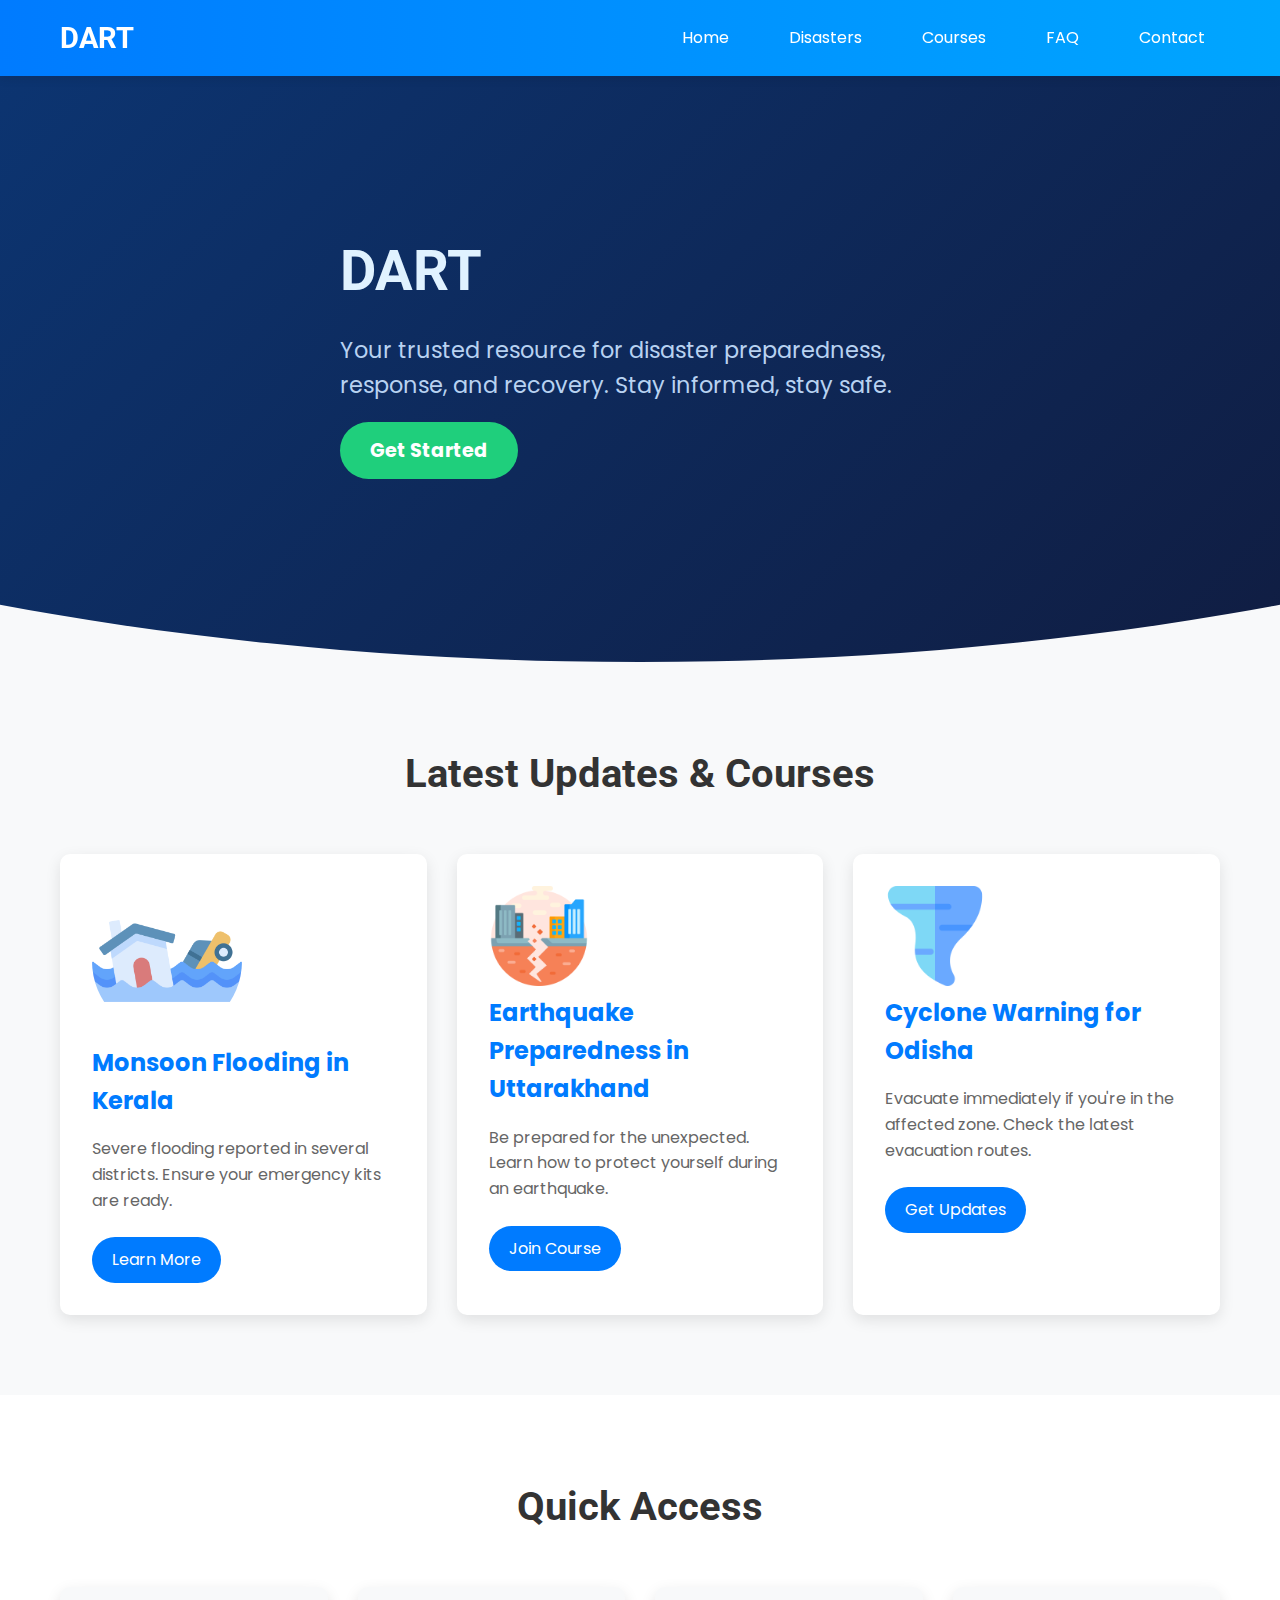
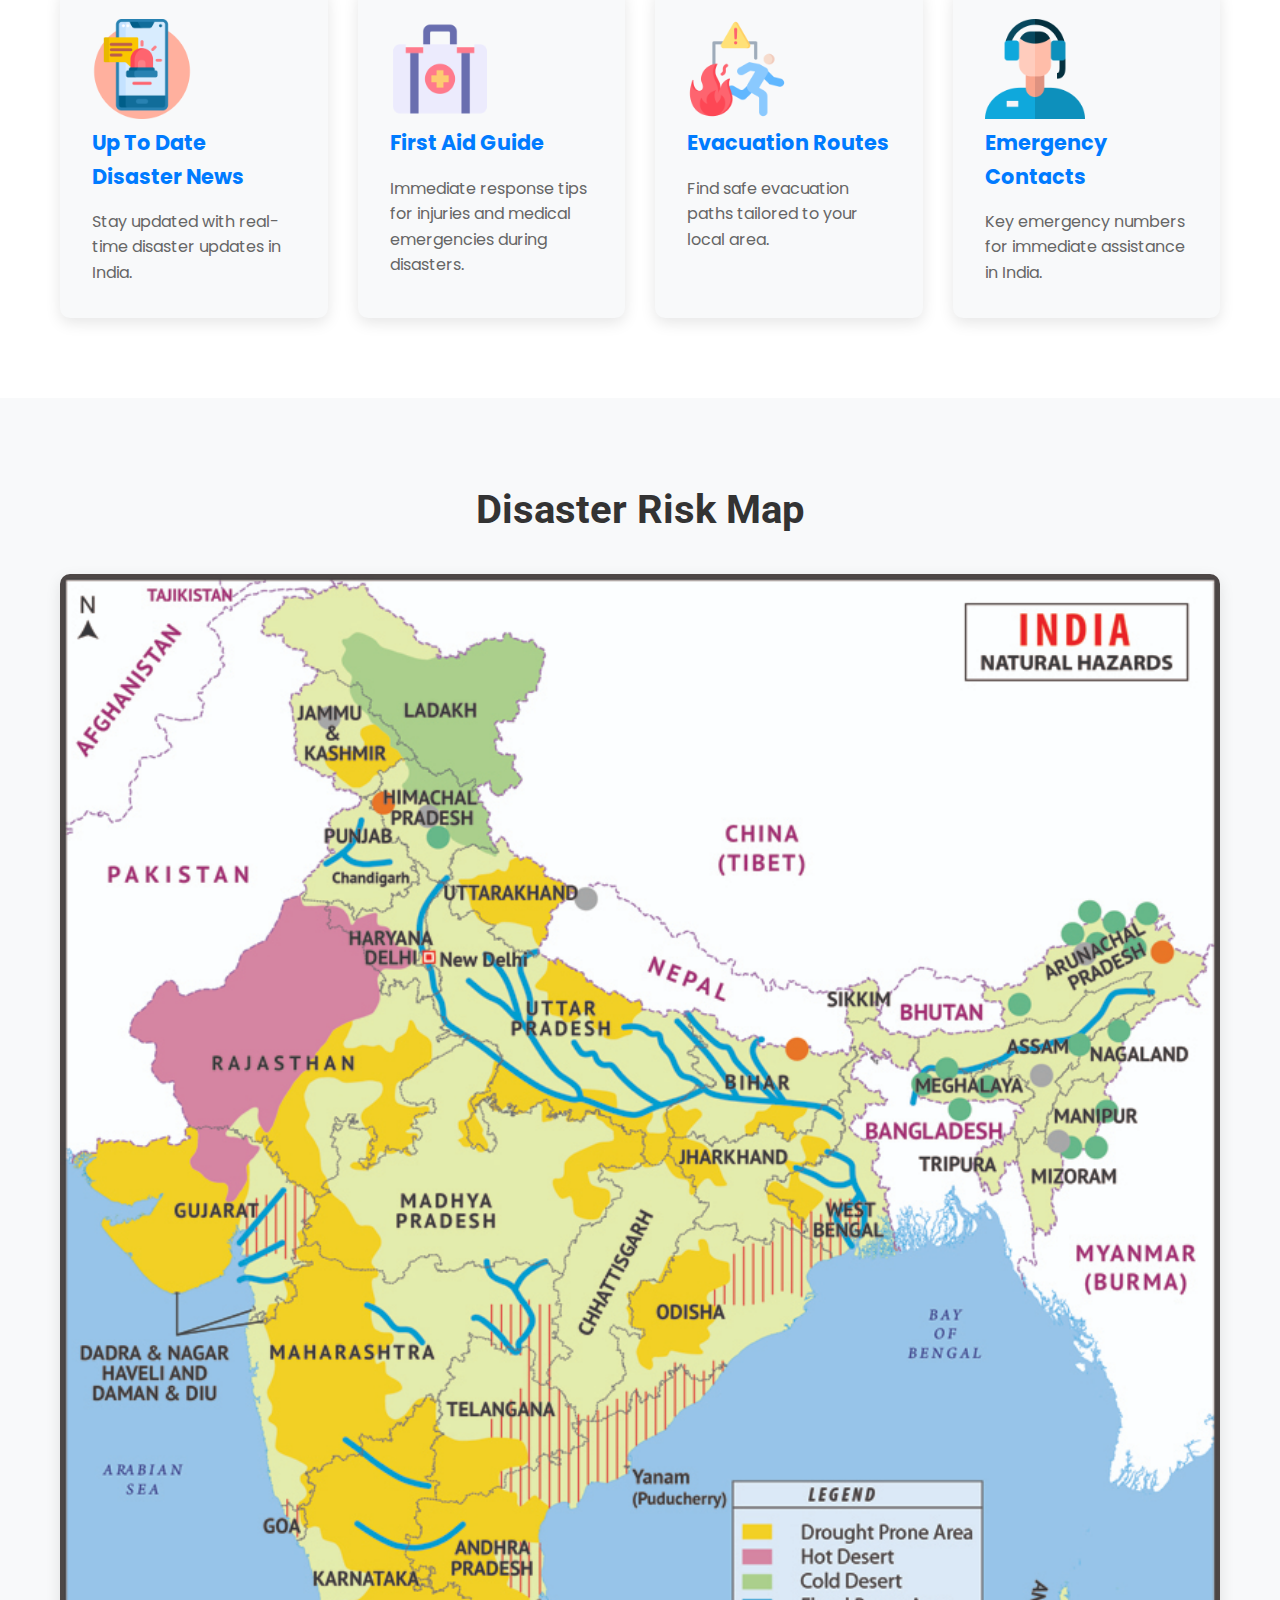
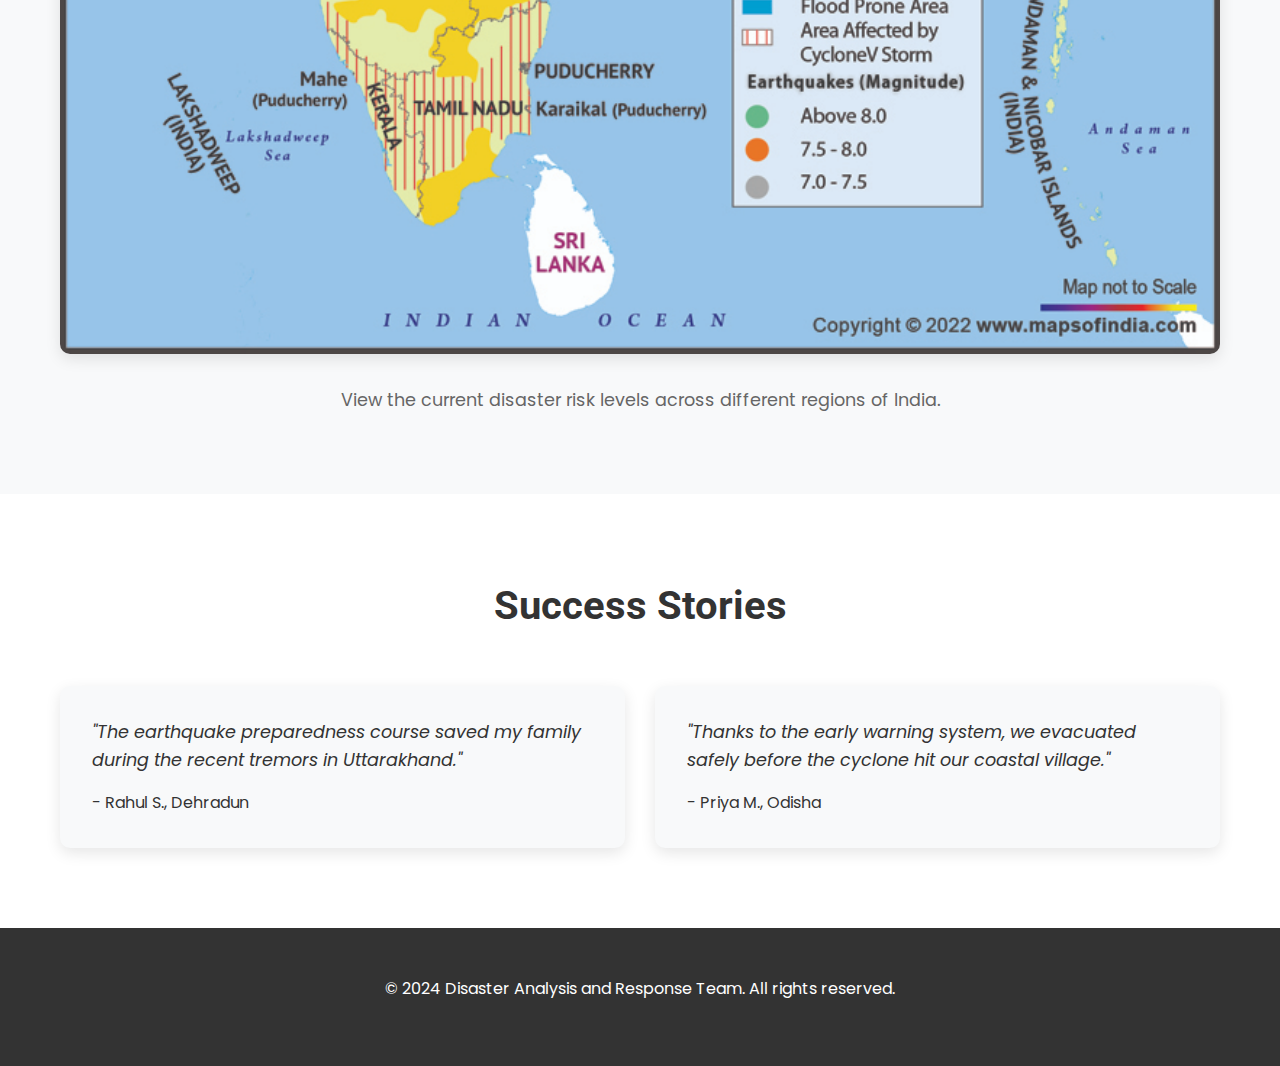
<file: index.html>
<!DOCTYPE html>
<html lang="en">
<head>
    <meta charset="UTF-8">
    <meta name="viewport" content="width=device-width, initial-scale=1.0">
    <title>DART</title>
    <link rel="stylesheet" href="/css/common.css">
    <link rel="stylesheet" href="/css/index.css">
</head>
<body>
    <nav class="navbar">
        <div class="container">
            <h1>DART</h1>
            <div class="hamburger">&#9776;</div>
            <ul>
                <li style="--i:1"><a href="index.html">Home</a></li>
                <li style="--i:2"><a href="disasters.html">Disasters</a></li>
                <li style="--i:3"><a href="courses.html">Courses</a></li>
                <li style="--i:4"><a href="faq.html">FAQ</a></li>
                <li style="--i:5"><a href="contact.html">Contact</a></li>
            </ul>
        </div>
    </nav>

    <header class="crypto-design">
        <div class="container">
            <h2>DART</h2>
            <p>Your trusted resource for disaster preparedness, response, and recovery. Stay informed, stay safe.</p>
            <a href="courses.html" class="btn-start">Get Started</a>
        </div>
    </header>

    <main>
        <section id="featured-section" class="section featured-section">
            <div class="container">
                <h3>Latest Updates & Courses</h3>
                <div class="featured-grid">
                    <div class="featured-item">
                        <img src="/images/flood.png" alt="" width="150px" height="auto" style="border-radius: 150px;">
                        <h4>Monsoon Flooding in Kerala</h4>
                        <p>Severe flooding reported in several districts. Ensure your emergency kits are ready.</p>
                        <a href="disasters.html" class="btn-featured">Learn More</a>
                    </div>
                    <div class="featured-item">
                        <img src="/images/earthquake.png" alt="" width="100px" height="auto">
                        <h4>Earthquake Preparedness in Uttarakhand</h4>
                        <p>Be prepared for the unexpected. Learn how to protect yourself during an earthquake.</p>
                        <a href="courses.html" class="btn-featured">Join Course</a>
                    </div>
                    <div class="featured-item">
                        <img src="/images/tornado.png" alt="" width="100px" height="auto">
                        <h4>Cyclone Warning for Odisha</h4>
                        <p>Evacuate immediately if you're in the affected zone. Check the latest evacuation routes.</p>
                        <a href="disasters.html" class="btn-featured">Get Updates</a>
                    </div>
                </div>
            </div>
        </section>

        <section id="quick-access" class="section quick-access">
            <div class="container">
                <h3>Quick Access</h3>
                <div class="quick-access-grid">
                    <div class="quick-access-item">
                        <img src="/images/emergency-contact.png" alt="" width="100px" height="auto">
                        <h4>Up To Date Disaster News</h4>
                        <p>Stay updated with real-time disaster updates in India.</p>
                    </div>
                    <div class="quick-access-item">
                        <img src="/images/first-aid-kit.png" alt="" width="100px" height="auto">
                        <h4>First Aid Guide</h4>
                        <p>Immediate response tips for injuries and medical emergencies during disasters.</p>
                    </div>
                    <div class="quick-access-item">
                        <img src="/images/evacuation.png" alt="" width="100px" height="auto">
                        <h4>Evacuation Routes</h4>
                        <p>Find safe evacuation paths tailored to your local area.</p>
                    </div>
                    <div class="quick-access-item">
                        <img src="/images/operator.png" alt="" width="100px" height="auto">
                        <h4>Emergency Contacts</h4>
                        <p>Key emergency numbers for immediate assistance in India.</p>
                    </div>
                </div>
            </div>
        </section>

        <section id="disaster-map" class="section disaster-map">
            <div class="container">
                <h3>Disaster Risk Map</h3>
                <div class="map-container">
                    <!-- Placeholder for an interactive map -->
                    <img src="/images/Map.jpg" alt="Disaster Risk Map of India" width="25vh" height="auto"/>
                </div>
                <p>View the current disaster risk levels across different regions of India.</p>
            </div>
        </section>

        <section id="testimonials" class="section testimonials">
            <div class="container">
                <h3>Success Stories</h3>
                <div class="testimonial-grid">
                    <div class="testimonial-item">
                        <p>"The earthquake preparedness course saved my family during the recent tremors in Uttarakhand."</p>
                        - Rahul S., Dehradun
                    </div>
                    <div class="testimonial-item">
                        <p>"Thanks to the early warning system, we evacuated safely before the cyclone hit our coastal village."</p>
                        - Priya M., Odisha
                    </div>
                </div>
            </div>
        </section>
    </main>

    <footer>
        <div class="container">
            <p>&copy; 2024 Disaster Analysis and Response Team. All rights reserved.</p>
        </div>
    </footer>

    <script>
        const hamburger = document.querySelector('.hamburger');
        const navMenu = document.querySelector('.navbar ul');
      
        hamburger.addEventListener('click', () => {
          navMenu.classList.toggle('active');
        });
      </script>
</body>
</html>
</file>
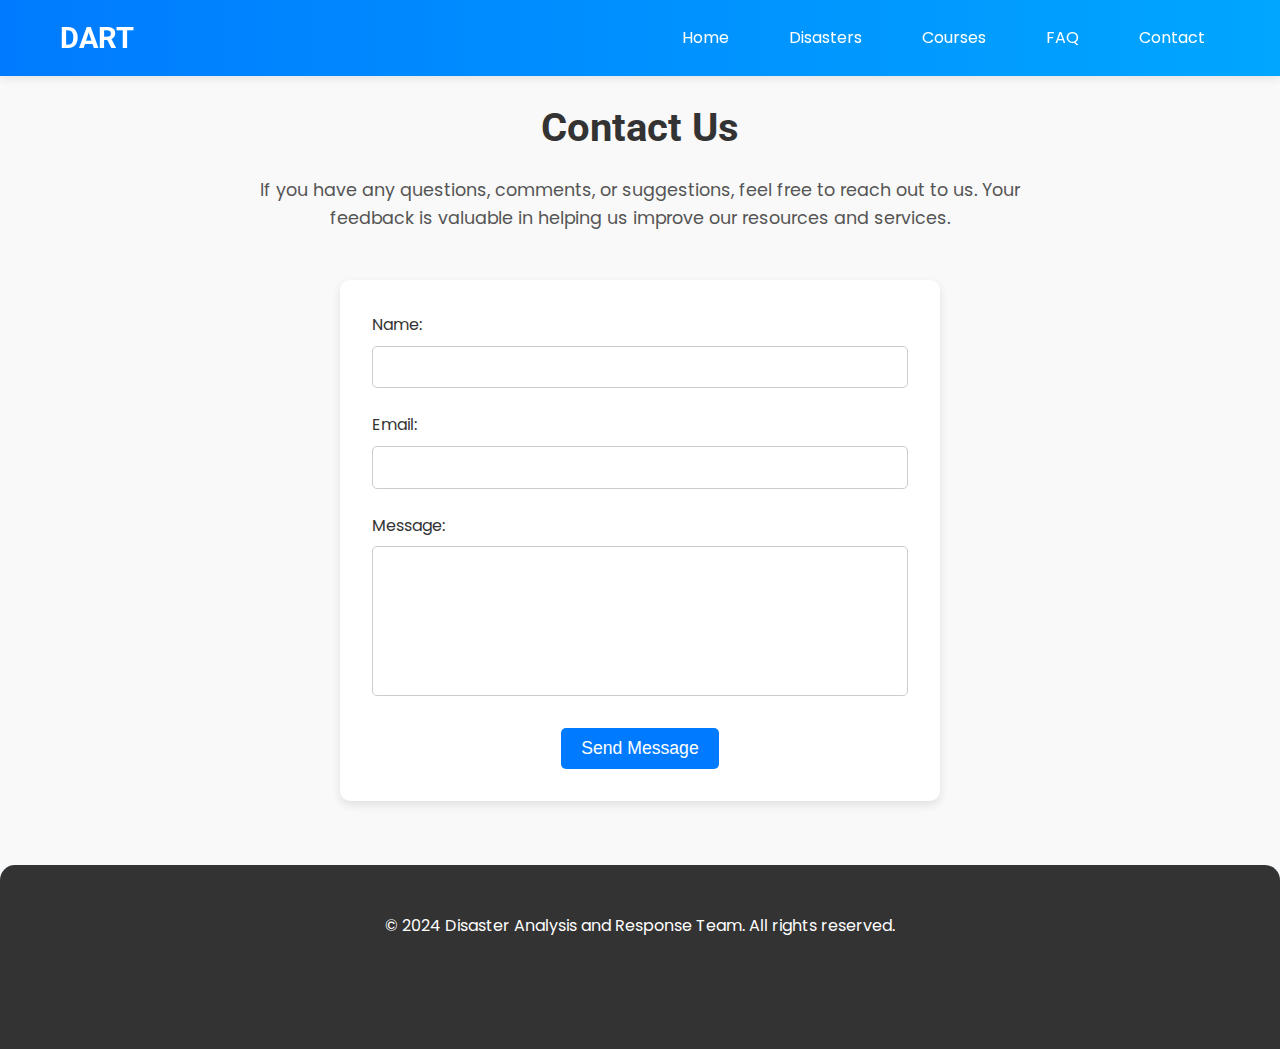
<file: contact.html>
<!DOCTYPE html>
<html lang="en">
<head>
    <meta charset="UTF-8">
    <meta name="viewport" content="width=device-width, initial-scale=1.0">
    <title>DART</title>
    <link rel="stylesheet" href="/css/common.css">
    <link rel="stylesheet" href="/css/contact.css">
</head>
<body>
    <nav class="navbar">
        <div class="container">
            <h1>DART</h1>
            <div class="hamburger">&#9776;</div>
            <ul>
                <li><a href="index.html">Home</a></li>
                <li><a href="disasters.html">Disasters</a></li>
                <li><a href="courses.html">Courses</a></li>
                <li><a href="faq.html">FAQ</a></li>
                <li><a href="contact.html">Contact</a></li>
            </ul>
        </div>
    </nav>

    <section id="contact" class="section contact-section">
        <div class="container">
            <h2>Contact Us</h2>
            <p>If you have any questions, comments, or suggestions, feel free to reach out to us. Your feedback is valuable in helping us improve our resources and services.</p>
            <form action="#" method="post" class="contact-form">
                <div class="form-group">
                    <label for="name">Name:</label>
                    <input type="text" id="name" name="name" required>
                </div>
                <div class="form-group">
                    <label for="email">Email:</label>
                    <input type="email" id="email" name="email" required>
                </div>
                <div class="form-group">
                    <label for="message">Message:</label>
                    <textarea id="message" name="message" rows="5" required></textarea>
                </div>
                <button type="submit" class="btn-submit">Send Message</button>
            </form>
        </div>
    </section>

    <footer>
        <div class="container">
            <p>&copy; 2024 Disaster Analysis and Response Team. All rights reserved.</p>
            <div class="social-icons">
                <a href="#"><i class="fab fa-facebook"></i></a>
                <a href="#"><i class="fab fa-twitter"></i></a>
                <a href="#"><i class="fab fa-instagram"></i></a>
            </div>
        </div>
    </footer>

    <script>
        const hamburger = document.querySelector('.hamburger');
        const navMenu = document.querySelector('.navbar ul');
      
        hamburger.addEventListener('click', () => {
          navMenu.classList.toggle('active');
        });
      </script>
      
</body>
</html>
</file>
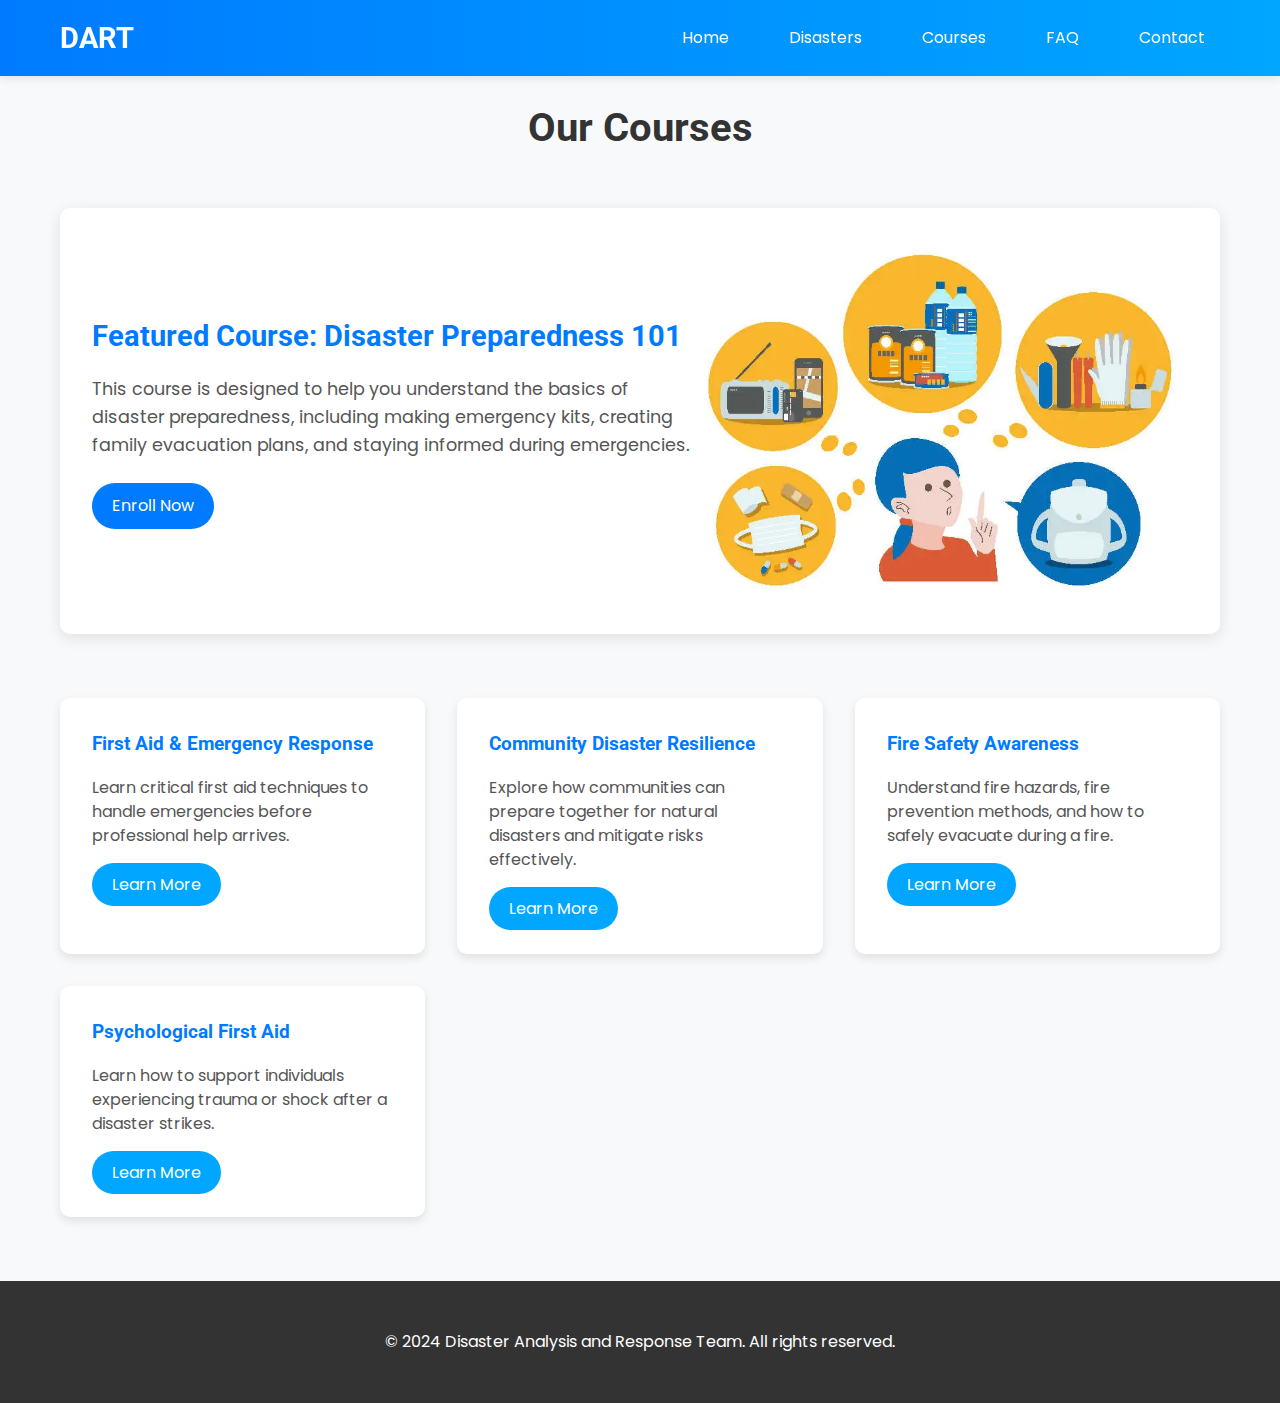
<file: courses.html>
<!DOCTYPE html>
<html lang="en">
<head>
    <meta charset="UTF-8">
    <meta name="viewport" content="width=device-width, initial-scale=1.0">
    <title>DART</title>
    <link rel="stylesheet" href="/css/common.css">
    <link rel="stylesheet" href="/css/courses.css">
</head>
<body>
    <nav class="navbar">
        <div class="container">
            <h1>DART</h1>
            <div class="hamburger">&#9776;</div>
            <ul>
                <li><a href="index.html">Home</a></li>
                <li><a href="disasters.html">Disasters</a></li>
                <li><a href="courses.html">Courses</a></li>
                <li><a href="faq.html">FAQ</a></li>
                <li><a href="contact.html">Contact</a></li>
            </ul>
        </div>
    </nav>

    <section id="courses" class="section">
        <div class="container">
            <h2>Our Courses</h2>

            <!-- Featured Course Section -->
            <div class="featured-course">
                <div class="featured-content">
                    <h3>Featured Course: Disaster Preparedness 101</h3>
                    <p>This course is designed to help you understand the basics of disaster preparedness, including making emergency kits, creating family evacuation plans, and staying informed during emergencies.</p>
                    <a href="/courses/inst1.html" class="cta-btn">Enroll Now</a>
                </div>
                <div class="featured-image">
                    <img src="/images/Courses.webp" alt="Disaster Preparedness Course">
                </div>
            </div>

            <!-- Grid for Additional Courses -->
            <div class="course-grid">
                <div class="course-item">
                    <h3>First Aid & Emergency Response</h3>
                    <p>Learn critical first aid techniques to handle emergencies before professional help arrives.</p>
                    <a href="#" class="btn-secondary">Learn More</a>
                </div>
                <div class="course-item">
                    <h3>Community Disaster Resilience</h3>
                    <p>Explore how communities can prepare together for natural disasters and mitigate risks effectively.</p>
                    <a href="#" class="btn-secondary">Learn More</a>
                </div>
                <div class="course-item">
                    <h3>Fire Safety Awareness</h3>
                    <p>Understand fire hazards, fire prevention methods, and how to safely evacuate during a fire.</p>
                    <a href="#" class="btn-secondary">Learn More</a>
                </div>
                <div class="course-item">
                    <h3>Psychological First Aid</h3>
                    <p>Learn how to support individuals experiencing trauma or shock after a disaster strikes.</p>
                    <a href="#" class="btn-secondary">Learn More</a>
                </div>
            </div>
        </div>
    </section>

    <footer>
        <div class="container">
            <p>&copy; 2024 Disaster Analysis and Response Team. All rights reserved.</p>
        </div>
    </footer>

    <script>
        const hamburger = document.querySelector('.hamburger');
        const navMenu = document.querySelector('.navbar ul');
      
        hamburger.addEventListener('click', () => {
          navMenu.classList.toggle('active');
        });
      </script>
      
</body>
</html>
</file>
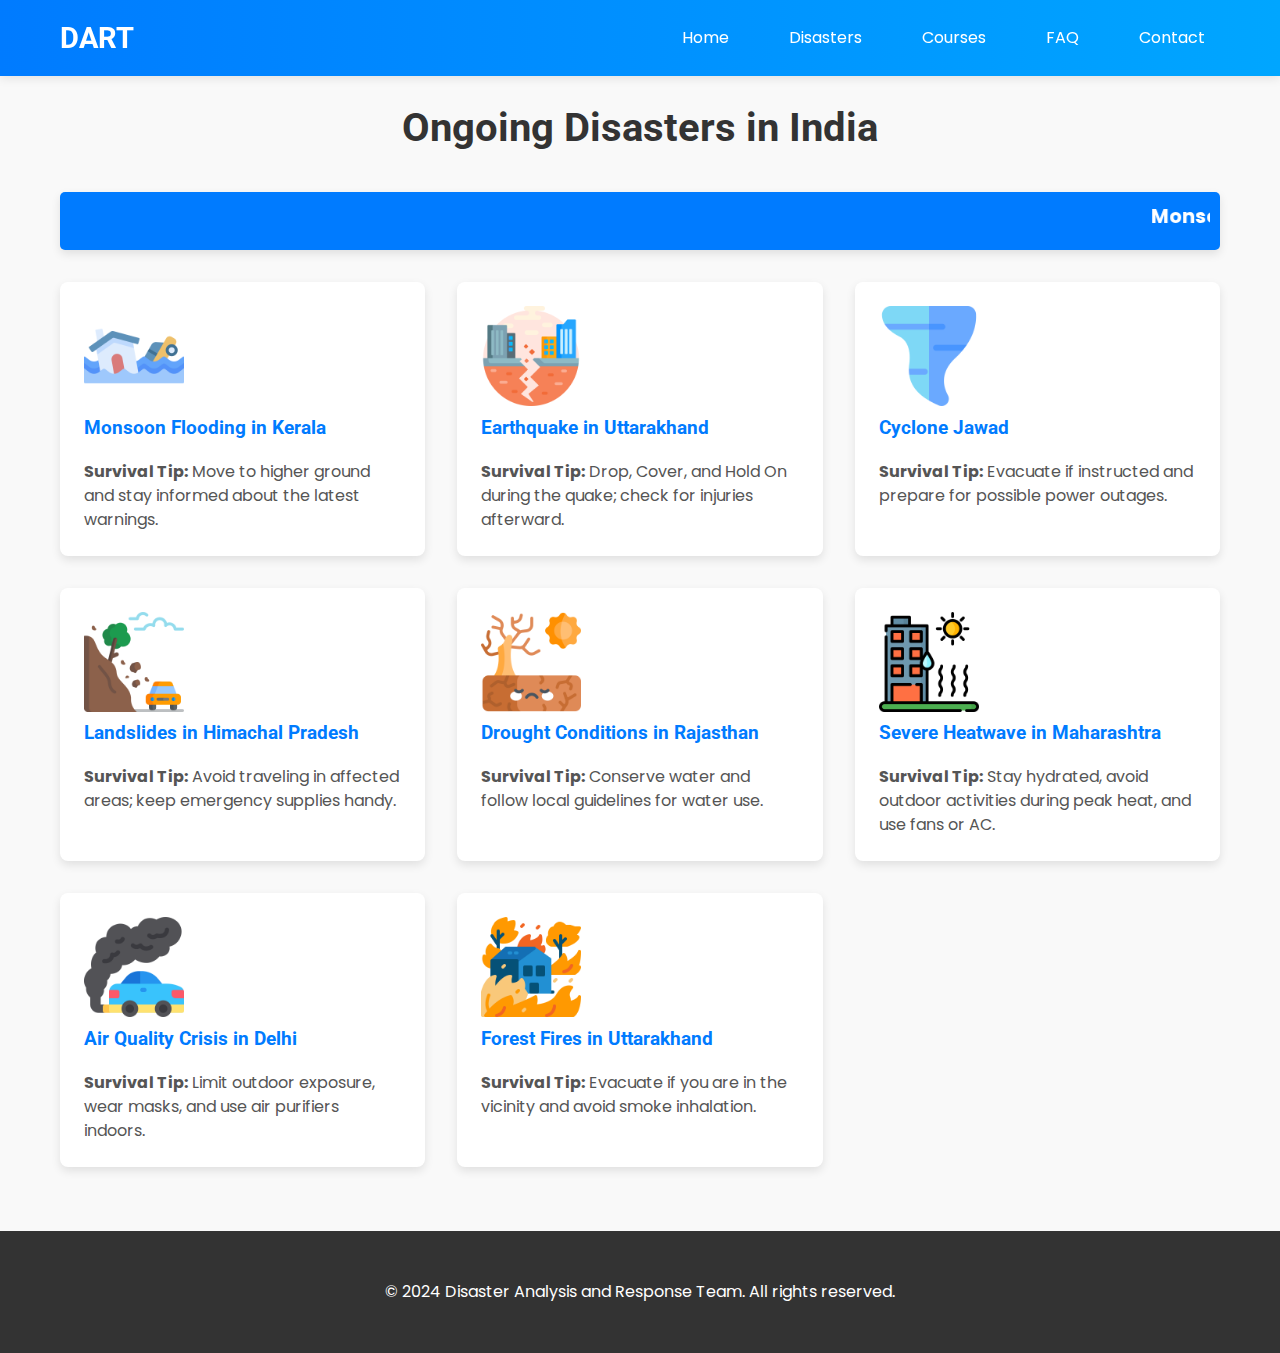
<file: disasters.html>
<!DOCTYPE html>
<html lang="en">
<head>
    <meta charset="UTF-8">
    <meta name="viewport" content="width=device-width, initial-scale=1.0">
    <title>DART</title>
    <link rel="stylesheet" href="/css/common.css">
    <link rel="stylesheet" href="/css/disasters.css">
</head>
<body>
    <nav class="navbar">
        <div class="container">
            <h1>DART</h1>
            <div class="hamburger">&#9776;</div>
            <ul>
                <li><a href="index.html">Home</a></li>
                <li><a href="disasters.html">Disasters</a></li>
                <li><a href="courses.html">Courses</a></li>
                <li><a href="faq.html">FAQ</a></li>
                <li><a href="contact.html">Contact</a></li>
            </ul>
        </div>
    </nav>

    <section id="disasters" class="section">
        <div class="container">
            <h2>Ongoing Disasters in India</h2>
            
            <!-- Marquee for Ongoing Disasters -->
            <div class="marquee-container">
                <marquee behavior="scroll" direction="left" scrollamount="6">
                    <span class="disaster-marquee">
                        Monsoon Flooding in Kerala - Severe flooding in multiple districts | 
                        Earthquake in Uttarakhand - 6.8 magnitude felt in several states | 
                        Cyclone Jawad impacting Odisha - High winds and heavy rain expected | 
                        Landslides in Himachal Pradesh - Safety measures for affected areas | 
                        Drought conditions in Rajasthan - Water conservation tips | 
                        Severe Heatwave in Maharashtra - Precautions to take during extreme temperatures | 
                        Air Quality Crisis in Delhi - Stay indoors and use air purifiers | 
                        Forest Fires in Uttarakhand - Evacuate if in nearby areas
                    </span>
                </marquee>
            </div>

            <div class="disaster-grid">
                <!-- Quick Survival Guide for each disaster -->
                <div class="disaster-item">
                    <img src="/images/flood.png" alt="" width="100px" height="auto">
                    <h3>Monsoon Flooding in Kerala</h3>
                    <p><strong>Survival Tip:</strong> Move to higher ground and stay informed about the latest warnings.</p>
                </div>
                <div class="disaster-item">
                    <img src="/images/earthquake.png" alt="" width="100px" height="auto">
                    <h3>Earthquake in Uttarakhand</h3>
                    <p><strong>Survival Tip:</strong> Drop, Cover, and Hold On during the quake; check for injuries afterward.</p>
                </div>
                <div class="disaster-item">
                    <img src="/images/tornado.png" alt="" width="100px" height="auto">
                    <h3>Cyclone Jawad</h3>
                    <p><strong>Survival Tip:</strong> Evacuate if instructed and prepare for possible power outages.</p>
                </div>
                <div class="disaster-item">
                    <img src="/images/landslide.png" alt="" width="100px" height="auto">
                    <h3>Landslides in Himachal Pradesh</h3>
                    <p><strong>Survival Tip:</strong> Avoid traveling in affected areas; keep emergency supplies handy.</p>
                </div>
                <div class="disaster-item">
                    <img src="/images/drought.png" alt="" width="100px" height="auto">
                    <h3>Drought Conditions in Rajasthan</h3>
                    <p><strong>Survival Tip:</strong> Conserve water and follow local guidelines for water use.</p>
                </div>
                <div class="disaster-item">
                    <img src="/images/heat-wave.png" alt="" width="100px" height="auto">
                    <h3>Severe Heatwave in Maharashtra</h3>
                    <p><strong>Survival Tip:</strong> Stay hydrated, avoid outdoor activities during peak heat, and use fans or AC.</p>
                </div>
                <div class="disaster-item">
                    <img src="/images/car.png" alt="" width="100px" height="auto">
                    <h3>Air Quality Crisis in Delhi</h3>
                    <p><strong>Survival Tip:</strong> Limit outdoor exposure, wear masks, and use air purifiers indoors.</p>
                </div>
                <div class="disaster-item">
                    <img src="/images/wildfire.png" alt="" width="100px" height="auto">
                    <h3>Forest Fires in Uttarakhand</h3>
                    <p><strong>Survival Tip:</strong> Evacuate if you are in the vicinity and avoid smoke inhalation.</p>
                </div>
            </div>
        </div>
    </section>

    <footer>
        <div class="container">
            <p>&copy; 2024 Disaster Analysis and Response Team. All rights reserved.</p>
        </div>
    </footer>

    <script>
        const hamburger = document.querySelector('.hamburger');
        const navMenu = document.querySelector('.navbar ul');
      
        hamburger.addEventListener('click', () => {
          navMenu.classList.toggle('active');
        });
      </script>
      
</body>
</html>
</file>
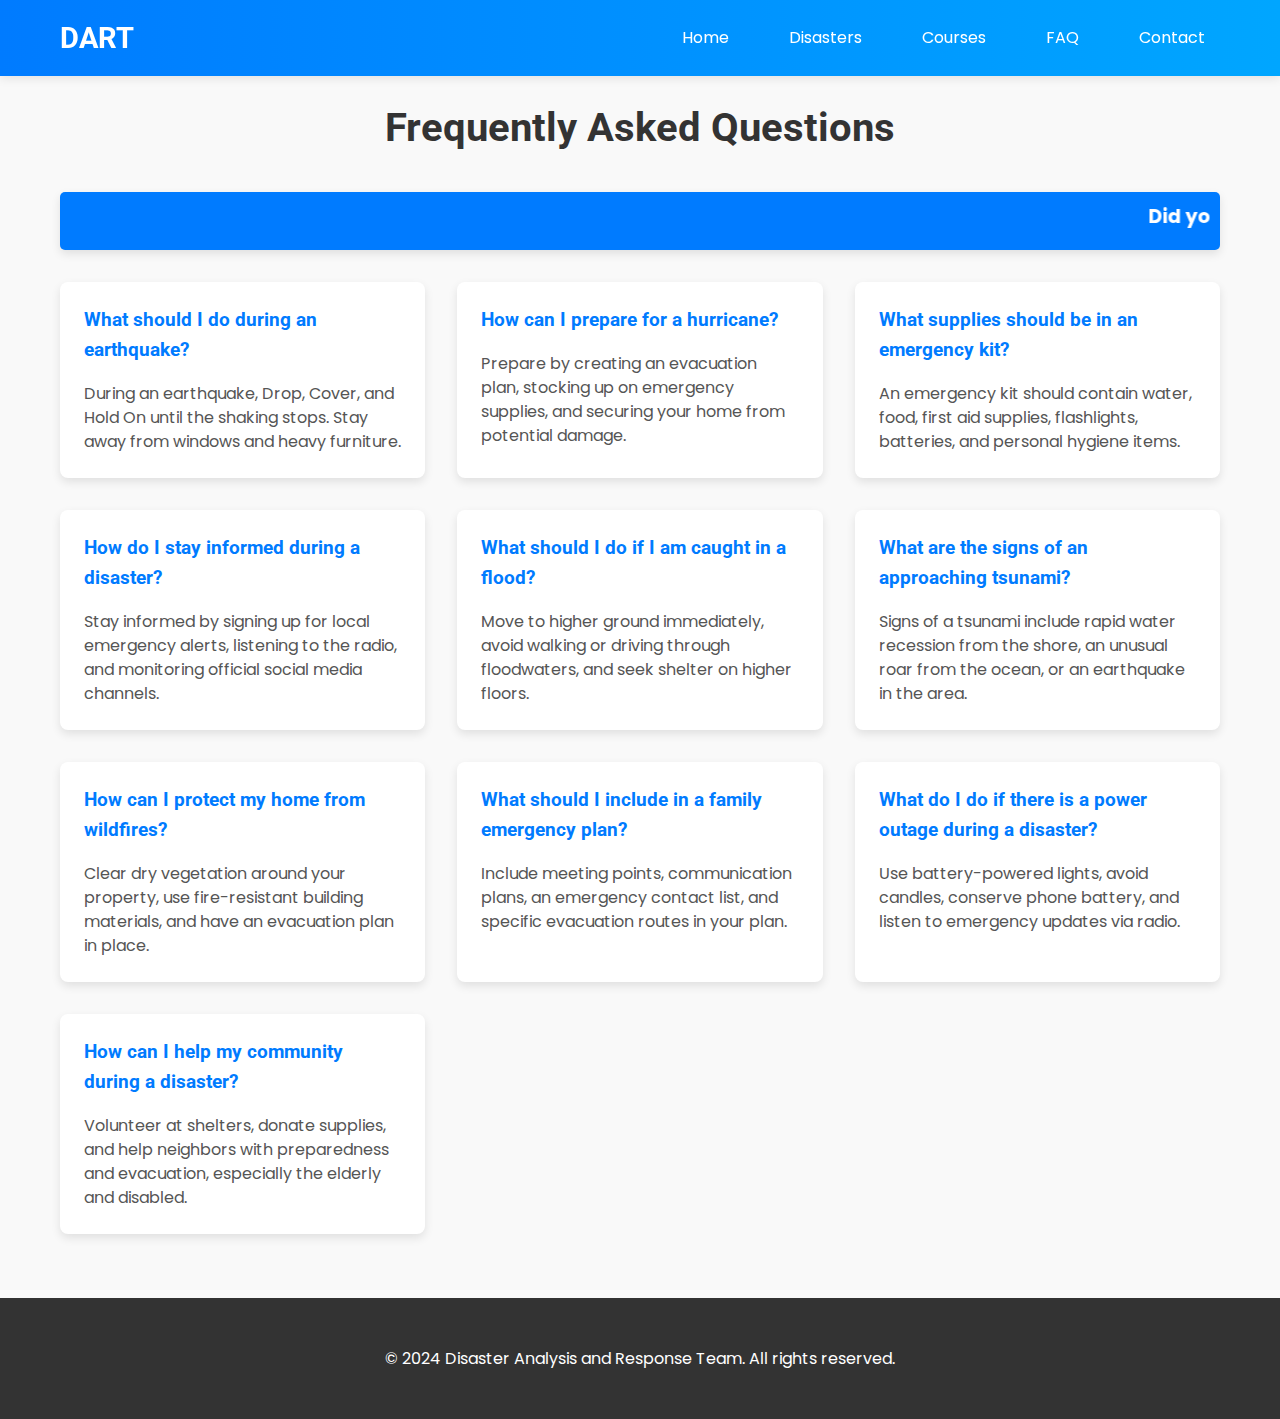
<file: faq.html>
<!DOCTYPE html>
<html lang="en">
<head>
    <meta charset="UTF-8">
    <meta name="viewport" content="width=device-width, initial-scale=1.0">
    <title>DART</title>
    <link rel="stylesheet" href="/css/common.css">
    <link rel="stylesheet" href="/css/faq.css">
</head>
<body>
    <nav class="navbar">
        <div class="container">
            <h1>DART</h1>
            <div class="hamburger">&#9776;</div>
            <ul>
                <li><a href="index.html">Home</a></li>
                <li><a href="disasters.html">Disasters</a></li>
                <li><a href="courses.html">Courses</a></li>
                <li><a href="faq.html">FAQ</a></li>
                <li><a href="contact.html">Contact</a></li>
            </ul>
        </div>
    </nav>

    <section id="faq" class="section">
        <div class="container">
            <h2>Frequently Asked Questions</h2>

            <!-- Optional Marquee for Tips or Announcements -->
            <div class="marquee-container">
                <marquee behavior="scroll" direction="left" scrollamount="6">
                    <span class="faq-marquee">
                        Did you know? Always have an emergency bag ready with essential supplies | Know your local evacuation routes | Sign up for disaster alerts in your area
                    </span>
                </marquee>
            </div>

            <div class="faq-grid">
                <!-- FAQ Items -->
                <div class="faq-item">
                    <h3>What should I do during an earthquake?</h3>
                    <p>During an earthquake, Drop, Cover, and Hold On until the shaking stops. Stay away from windows and heavy furniture.</p>
                </div>
                <div class="faq-item">
                    <h3>How can I prepare for a hurricane?</h3>
                    <p>Prepare by creating an evacuation plan, stocking up on emergency supplies, and securing your home from potential damage.</p>
                </div>
                <div class="faq-item">
                    <h3>What supplies should be in an emergency kit?</h3>
                    <p>An emergency kit should contain water, food, first aid supplies, flashlights, batteries, and personal hygiene items.</p>
                </div>
                <div class="faq-item">
                    <h3>How do I stay informed during a disaster?</h3>
                    <p>Stay informed by signing up for local emergency alerts, listening to the radio, and monitoring official social media channels.</p>
                </div>
                <div class="faq-item">
                    <h3>What should I do if I am caught in a flood?</h3>
                    <p>Move to higher ground immediately, avoid walking or driving through floodwaters, and seek shelter on higher floors.</p>
                </div>
                <div class="faq-item">
                    <h3>What are the signs of an approaching tsunami?</h3>
                    <p>Signs of a tsunami include rapid water recession from the shore, an unusual roar from the ocean, or an earthquake in the area.</p>
                </div>
                <div class="faq-item">
                    <h3>How can I protect my home from wildfires?</h3>
                    <p>Clear dry vegetation around your property, use fire-resistant building materials, and have an evacuation plan in place.</p>
                </div>
                <div class="faq-item">
                    <h3>What should I include in a family emergency plan?</h3>
                    <p>Include meeting points, communication plans, an emergency contact list, and specific evacuation routes in your plan.</p>
                </div>
                <div class="faq-item">
                    <h3>What do I do if there is a power outage during a disaster?</h3>
                    <p>Use battery-powered lights, avoid candles, conserve phone battery, and listen to emergency updates via radio.</p>
                </div>
                <div class="faq-item">
                    <h3>How can I help my community during a disaster?</h3>
                    <p>Volunteer at shelters, donate supplies, and help neighbors with preparedness and evacuation, especially the elderly and disabled.</p>
                </div>
            </div>
        </div>
    </section>

    <footer>
        <div class="container">
            <p>&copy; 2024 Disaster Analysis and Response Team. All rights reserved.</p>
        </div>
    </footer>

    <script>
        const hamburger = document.querySelector('.hamburger');
        const navMenu = document.querySelector('.navbar ul');
      
        hamburger.addEventListener('click', () => {
          navMenu.classList.toggle('active');
        });
      </script>
      
</body>
</html>
</file>
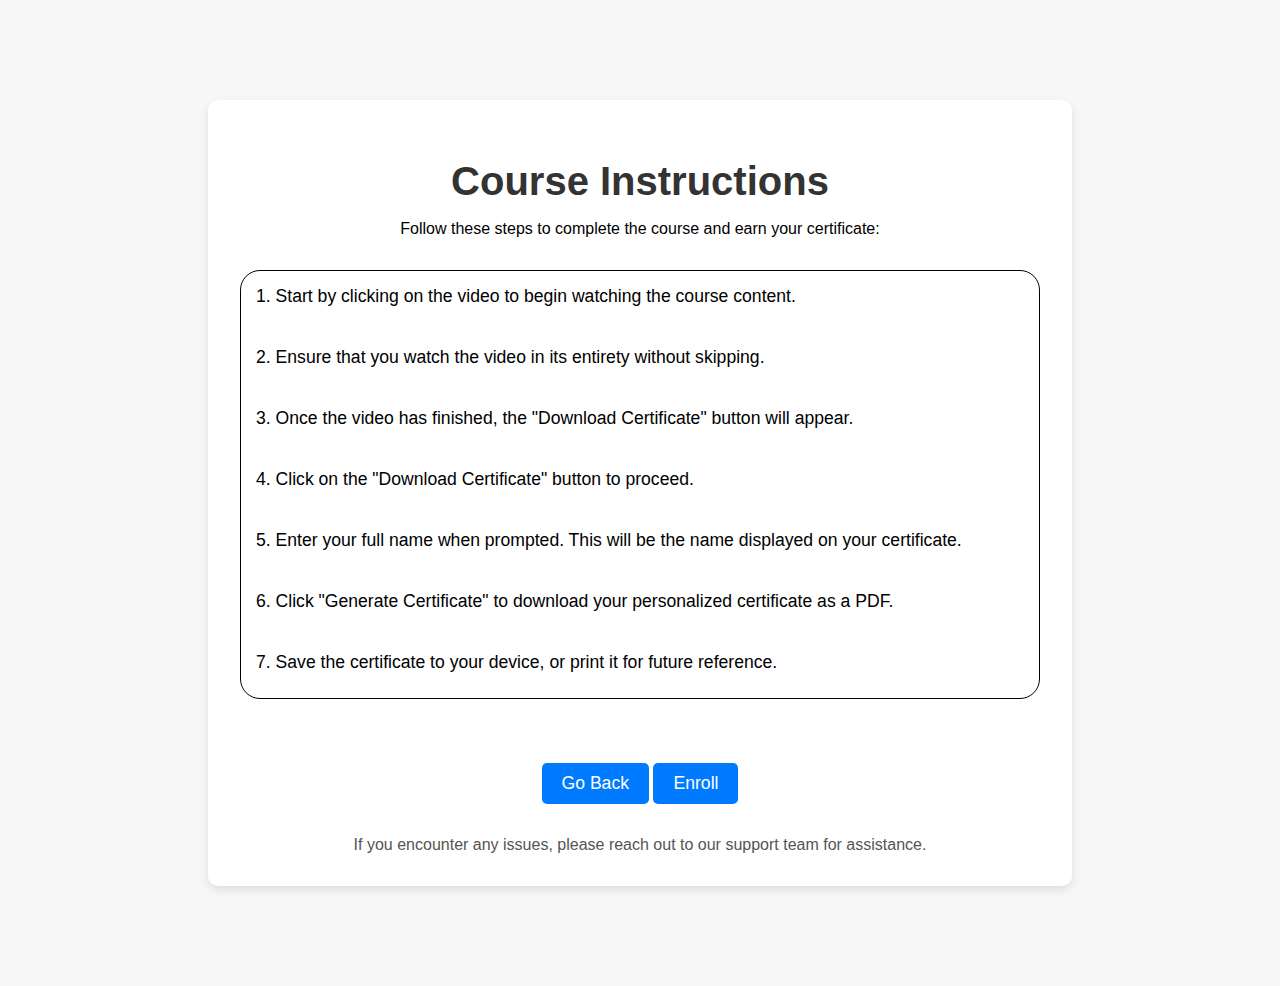
<file: courses/inst1.html>
<!DOCTYPE html>
<html lang="en">
<head>
    <meta charset="UTF-8">
    <meta name="viewport" content="width=device-width, initial-scale=1.0">
    <title>Instructions</title>
    <style>
        body {
            font-family: Arial, sans-serif;
            margin: 0;
            padding: 0;
            background-color: #f7f7f7;
        }

        /* Container */
        .container {
            max-width: 800px;
            margin: 100px auto; /* Adjusted margin for the fixed navbar */
            padding: 2rem;
            background-color: #fff;
            border-radius: 10px;
            box-shadow: 0 4px 10px rgba(0, 0, 0, 0.1);
            text-align: center;
            animation: fadeIn 1s ease-out;
        }

        /* Heading */
        h1 {
            font-size: 2.5rem;
            color: #333;
            margin-bottom: 1rem;
            animation: fadeInDown 1.2s ease-out;
        }

        /* Instructions List */
        ul {
            text-align: left;
            margin: 2rem 0;
            padding: 0;
            list-style: none;
            animation: fadeInUp 1.5s ease-out;
            border-radius: 20px;
            border: 1px solid black;
        }

        ul li {
            color: black;
            padding: 15px;
            margin-bottom: 10px;
            border-radius: 50px;
            font-size: 1.1rem;
        }

        /* Styled Anchors as Buttons */
        .nav-button,
        .prev-button {
            display: inline-block;
            margin-top: 2rem;
            padding: 10px 20px;
            font-size: 1.1rem;
            color: white;
            background-color: #007bff;
            text-decoration: none; /* Remove underline */
            border-radius: 5px;
            cursor: pointer;
            transition: background-color 0.3s ease;
            animation: fadeInUp 1.5s ease-out;
        }

        .nav-button:hover,
        .prev-button:hover {
            background-color: #0056b3;
        }

        /* Footer */
        footer {
            margin-top: 2rem;
            font-size: 1rem;
            color: #555;
            animation: fadeInUp 1.8s ease-out;
        }

        /* Animations */
        @keyframes fadeIn {
            from { opacity: 0; }
            to { opacity: 1; }
        }

        @keyframes fadeInDown {
            from { opacity: 0; transform: translateY(-30px); }
            to { opacity: 1; transform: translateY(0); }
        }

        @keyframes fadeInUp {
            from { opacity: 0; transform: translateY(30px); }
            to { opacity: 1; transform: translateY(0); }
        }

        /* Responsive Design */
        @media (max-width: 768px) {
            h1 {
                font-size: 2rem;
            }

            .container {
                padding: 1.5rem;
            }

            ul li {
                font-size: 1rem;
            }

            .nav-button,
            .prev-button {
                font-size: 1rem;
            }
        }
    </style>
</head>
<body>
    <div class="container">
        <h1>Course Instructions</h1>
        <p>Follow these steps to complete the course and earn your certificate:</p>
        <ul>
            <li>1. Start by clicking on the video to begin watching the course content.</li>
            <li>2. Ensure that you watch the video in its entirety without skipping.</li>
            <li>3. Once the video has finished, the "Download Certificate" button will appear.</li>
            <li>4. Click on the "Download Certificate" button to proceed.</li>
            <li>5. Enter your full name when prompted. This will be the name displayed on your certificate.</li>
            <li>6. Click "Generate Certificate" to download your personalized certificate as a PDF.</li>
            <li>7. Save the certificate to your device, or print it for future reference.</li>
        </ul>
        
        <!-- Navigation Anchors Styled as Buttons -->
        <a class="nav-button" href="javascript:history.back()">Go Back</a>
        <a class="prev-button" href="course1.html">Enroll</a> <!-- Change 'courses.html' to your desired page -->

        <footer>
            If you encounter any issues, please reach out to our support team for assistance.
        </footer>
    </div>
</body>
</html>
</file>
<file: css/index.css>
/* Intro Section with Crypto Design */
.crypto-design {
  padding: 5rem 0;
  background: linear-gradient(135deg, #0c3572, #101d42);
  color: white;
  text-align: left;
  display: flex;
  justify-content: center;
  align-items: center;
  height: 70vh;
  position: relative;
  clip-path: ellipse(120% 100% at 50% 0%);
  animation: fadeInUp 1s ease-in-out;
  margin-top: 2rem;
}

.crypto-design .container {
  max-width: 800px;
}

.crypto-design h2 {
  font-size: 3.5rem;
  color: #e0f2ff;
  margin-bottom: 1rem;
  animation: fadeInDown 1s ease-in-out;
}

.crypto-design p {
  max-width: 600px;
  color: #b8d2f1;
  font-size: 1.4rem;
  margin-bottom: 2rem;
  animation: fadeInUp 1s ease-in-out;
}

.btn-start {
  background-color: #1fcf7c;
  color: white;
  padding: 15px 30px;
  border-radius: 30px;
  font-size: 1.2rem;
  cursor: pointer;
  border: none;
  transition: all 0.3s ease;
  animation: fadeInUp 1.5s ease-in-out;
  text-decoration: none;
  font-weight: bolder;
}

.btn-start:hover {
  background-color: #17a865;
  transform: translateY(-3px);
  box-shadow: 0 4px 15px rgba(31, 207, 124, 0.3);
}

/* Featured Section */
.featured-section {
  padding: 5rem 0;
  background-color: #f8f9fa;
}

.featured-section h3 {
  text-align: center;
  font-size: 2.5rem;
  color: #333;
  margin-bottom: 2rem;
}

.featured-grid {
  display: grid;
  grid-template-columns: repeat(3, 1fr);
  gap: 30px;
  margin-top: 3rem;
}

.featured-item {
  background-color: #fff;
  padding: 2rem;
  border-radius: 10px;
  box-shadow: 0 5px 15px rgba(0, 0, 0, 0.1);
  transition: transform 0.3s ease, box-shadow 0.3s ease;
}

.featured-item:hover {
  transform: translateY(-10px);
  box-shadow: 0 10px 25px rgba(0, 0, 0, 0.2);
}

.featured-item h4 {
  font-size: 1.5rem;
  color: #007BFF;
  margin-bottom: 1rem;
}

.featured-item p {
  color: #666;
  margin-bottom: 1.5rem;
}

.btn-featured {
  display: inline-block;
  background-color: #007BFF;
  color: white;
  padding: 10px 20px;
  border-radius: 25px;
  text-decoration: none;
  transition: background-color 0.3s ease, transform 0.3s ease;
}

.btn-featured:hover {
  background-color: #0056b3;
  transform: translateY(-3px);
}

/* Quick Access Section */
.quick-access {
  padding: 5rem 0;
  background-color: #fff;
}

.quick-access h3 {
  text-align: center;
  font-size: 2.5rem;
  color: #333;
  margin-bottom: 2rem;
}

.quick-access-grid {
  display: grid;
  grid-template-columns: repeat(4, 1fr);
  gap: 30px;
  margin-top: 3rem;
}

.quick-access-item {
  background-color: #f8f9fa;
  padding: 2rem;
  border-radius: 10px;
  box-shadow: 0 5px 15px rgba(0, 0, 0, 0.1);
  transition: transform 0.3s ease, box-shadow 0.3s ease;
}

.quick-access-item:hover {
  transform: translateY(-10px);
  box-shadow: 0 10px 25px rgba(0, 0, 0, 0.2);
}

.quick-access-item h4 {
  font-size: 1.3rem;
  color: #007BFF;
  margin-bottom: 1rem;
}

.quick-access-item p {
  color: #666;
}

/* Disaster Map Section */
.disaster-map {
  padding: 5rem 0;
  background-color: #f8f9fa;
}

.disaster-map h3 {
  text-align: center;
  font-size: 2.5rem;
  color: #333;
  margin-bottom: 2rem;
}

.map-container {
  max-width: 100%;
  height: auto;
  margin-bottom: 2rem;
  box-shadow: 0 5px 15px rgba(0, 0, 0, 0.1);
  border-radius: 10px;
  overflow: hidden;
}

.map-container img {
  width: 100%;
  height: auto;
  display: block;
}

.disaster-map p {
  text-align: center;
  color: #666;
  font-size: 1.1rem;
}

/* Testimonials Section */
.testimonials {
  padding: 5rem 0;
  background-color: #fff;
}

.testimonials h3 {
  text-align: center;
  font-size: 2.5rem;
  color: #333;
  margin-bottom: 2rem;
}

.testimonial-grid {
  display: grid;
  grid-template-columns: repeat(2, 1fr);
  gap: 30px;
  margin-top: 3rem;
}

.testimonial-item {
  background-color: #f8f9fa;
  padding: 2rem;
  border-radius: 10px;
  box-shadow: 0 5px 15px rgba(0, 0, 0, 0.1);
}

.testimonial-item p {
  font-style: italic;
  color: #333;
  font-size: 1.1rem;
  margin-bottom: 1rem;
}

.testimonial-item cite {
  color: #007BFF;
  font-weight: bold;
}

/* Footer */
footer {
  background-color: #333;
  color: white;
  padding: 3rem 0;
  text-align: center;
}

footer p {
  margin-bottom: 1rem;
}

.social-icons a {
  color: white;
  font-size: 1.5rem;
  margin: 0 10px;
  transition: color 0.3s ease;
}

.social-icons a:hover {
  color: #007BFF;
}

/* Responsive Design */
@media (max-width: 1024px) {
  .featured-grid, .quick-access-grid {
    grid-template-columns: repeat(2, 1fr);
  }
}

@media (max-width: 768px) {
  .crypto-design {
    height: auto;
    padding: 4rem 0;
  }

  .crypto-design h2 {
    font-size: 2.5rem;
  }

  .crypto-design p {
    font-size: 1.2rem;
  }

  .featured-grid, .quick-access-grid, .testimonial-grid {
    grid-template-columns: 1fr;
  }

  .featured-item, .quick-access-item, .testimonial-item {
    padding: 1.5rem;
  }
}

/* Animations */
@keyframes fadeInDown {
  from {
    opacity: 0;
    transform: translateY(-20px);
  }
  to {
    opacity: 1;
    transform: translateY(0);
  }
}

@keyframes fadeInUp {
  from {
    opacity: 0;
    transform: translateY(20px);
  }
  to {
    opacity: 1;
    transform: translateY(0);
  }
}
</file>
<file: css/contact.css>
/* Contact Section */
.contact-section {
    padding: 4rem 0;
    background-color: #f9f9f9;
    text-align: center;
    animation: fadeIn 1s ease-out;
}

.contact-section h2 {
    font-size: 2.5rem;
    color: #333;
    margin-top: 2rem;
    margin-bottom: 1rem;
    animation: fadeInDown 1.2s ease-out;
}

.contact-section p {
    font-size: 1.1rem;
    color: #555;
    margin-bottom: 3rem;
    max-width: 800px;
    margin-left: auto;
    margin-right: auto;
    animation: fadeInUp 1.5s ease-out;
}

/* Contact Form */
.contact-form {
    max-width: 600px;
    margin: 0 auto;
    padding: 2rem;
    background-color: #fff;
    border-radius: 10px;
    box-shadow: 0 4px 10px rgba(0, 0, 0, 0.1);
    animation: fadeInUp 1.3s ease-out;
}

.form-group {
    margin-bottom: 1.5rem;
    text-align: left;
}

.form-group label {
    display: block;
    margin-bottom: 0.5rem;
    color: #333;
}

.form-group input,
.form-group textarea {
    width: 100%;
    padding: 0.8rem;
    border: 1px solid #ccc;
    border-radius: 5px;
    transition: border-color 0.3s ease;
    resize: none; /* Prevents resizing of the textarea */
}

.form-group textarea {
    height: 150px; /* Set a fixed height for the textarea */
}

.form-group input:focus,
.form-group textarea:focus {
    border-color: #007BFF;
    outline: none;
}

.btn-submit {
    background-color: #007BFF;
    color: white;
    padding: 10px 20px;
    border: none;
    border-radius: 5px;
    cursor: pointer;
    transition: all 0.3s ease;
    font-size: 1.1rem;
}

.btn-submit:hover {
    background-color: #0056b3;
    box-shadow: 0 4px 10px rgba(0, 123, 255, 0.5);
}

/* Footer */
footer {
    background-color: #333;
    color: #fff;
    padding: 3rem 0;
    text-align: center;
    border-top-left-radius: 15px;
    border-top-right-radius: 15px;
}

.social-icons {
    margin-top: 1.5rem;
}

.social-icons a {
    color: #fff;
    font-size: 1.5rem;
    margin: 0 10px;
    transition: color 0.3s ease;
}

.social-icons a:hover {
    color: #007BFF;
}

/* Animations */
@keyframes fadeIn {
    from { opacity: 0; }
    to { opacity: 1; }
}

@keyframes fadeInDown {
    from { opacity: 0; transform: translateY(-30px); }
    to { opacity: 1; transform: translateY(0); }
}

@keyframes fadeInUp {
    from { opacity: 0; transform: translateY(30px); }
    to { opacity: 1; transform: translateY(0); }
}

/* Responsive Design */
@media (max-width: 768px) {
    .contact-section h2 {
        font-size: 2rem;
    }
    
    .contact-form {
        padding: 1.5rem;
    }
}
</file>
<file: css/courses.css>
/* Courses Page Styles */
#courses {
    padding: 4rem 0;
    background-color: #f8f9fa;
}

h2 {
    text-align: center;
    color: #333;
    margin-top: 2rem;
    margin-bottom: 3rem;
    font-size: 2.5rem;
    animation: fadeInDown 0.8s ease-out;
}

/* Featured Course Section */
.featured-course {
    display: flex;
    align-items: center;
    justify-content: space-between;
    background-color: #fff;
    padding: 2rem;
    border-radius: 10px;
    box-shadow: 0 4px 15px rgba(0, 0, 0, 0.1);
    margin-bottom: 4rem;
    transition: all 0.3s ease;
    animation: slideInRight 1s ease-out;
}

.featured-content {
    max-width: 600px;
}

.featured-content h3 {
    font-size: 1.8rem;
    color: #007BFF;
    margin-bottom: 1rem;
    animation: fadeInLeft 1s ease-out;
}

.featured-content p {
    font-size: 1.1rem;
    margin-bottom: 1.5rem;
    line-height: 1.6;
    color: #555;
    animation: fadeInLeft 1.2s ease-out;
}

.featured-image img {
    max-width: 100%;
    border-radius: 8px;
    animation: fadeInRight 1.5s ease-out;
}

.cta-btn {
    display: inline-block;
    background-color: #007BFF;
    color: #fff;
    padding: 10px 20px;
    border-radius: 50px;
    text-decoration: none;
    transition: all 0.3s ease;
    animation: fadeInUp 1.3s ease-out;
}

.cta-btn:hover {
    background-color: #0056b3;
}

/* Course Grid Styling */
.course-grid {
    display: grid;
    grid-template-columns: repeat(auto-fit, minmax(280px, 1fr));
    gap: 2rem;
    animation: fadeInUp 1s ease-out;
}

.course-item {
    background-color: white;
    padding: 2rem;
    border-radius: 10px;
    box-shadow: 0 4px 10px rgba(0, 0, 0, 0.1);
    transition: all 0.3s ease;
    animation: slideInUp 1s ease-out;
}

.course-item:hover {
    transform: scale(1.03);
}

.course-item h3 {
    color: #007BFF;
    margin-bottom: 1rem;
}

.course-item p {
    font-size: 1rem;
    line-height: 1.5;
    color: #555;
    margin-bottom: 1.5rem;
}

.btn-secondary {
    background-color: #00A6FF;
    color: white;
    padding: 10px 20px;
    border-radius: 50px;
    text-decoration: none;
    transition: all 0.3s ease;
    animation: fadeInUp 1.1s ease-out;
}

.btn-secondary:hover {
    background-color: #007BFF;
}

/* Responsive Design */
@media (max-width: 768px) {
    h2 {
        font-size: 2rem; /* Smaller heading */
    }

    .featured-course {
        flex-direction: column;
        text-align: center;
        padding: 1.5rem; /* Less padding on mobile */
    }

    .featured-content h3 {
        font-size: 1.5rem; /* Smaller course title */
    }

    .featured-content p {
        font-size: 1rem; /* Smaller course description */
    }

    .featured-image img {
        max-width: 80%; /* Reduce image size */
        margin-top: 1rem;
    }

    .course-grid {
        grid-template-columns: repeat(auto-fit, minmax(200px, 1fr)); /* Adjust grid for smaller items */
    }

    .course-item {
        padding: 1.5rem; /* Less padding on course items */
    }

    .course-item h3 {
        font-size: 1.2rem; /* Smaller course item title */
    }

    .course-item p {
        font-size: 0.9rem; /* Smaller course item description */
    }

    .btn-secondary {
        font-size: 0.9rem; /* Smaller button text */
    }
}

/* Animations */
@keyframes fadeInDown {
    from {
        opacity: 0;
        transform: translateY(-30px);
    }
    to {
        opacity: 1;
        transform: translateY(0);
    }
}

@keyframes fadeInLeft {
    from {
        opacity: 0;
        transform: translateX(-30px);
    }
    to {
        opacity: 1;
        transform: translateX(0);
    }
}

@keyframes fadeInRight {
    from {
        opacity: 0;
        transform: translateX(30px);
    }
    to {
        opacity: 1;
        transform: translateX(0);
    }
}

@keyframes fadeInUp {
    from {
        opacity: 0;
        transform: translateY(30px);
    }
    to {
        opacity: 1;
        transform: translateY(0);
    }
}

@keyframes slideInUp {
    from {
        opacity: 0;
        transform: translateY(50px);
    }
    to {
        opacity: 1;
        transform: translateY(0);
    }
}

@keyframes slideInRight {
    from {
        opacity: 0;
        transform: translateX(100px);
    }
    to {
        opacity: 1;
        transform: translateX(0);
    }
}
</file>
<file: css/disasters.css>
/* Disasters Page Styles */
#disasters {
    padding: 4rem 0;
    background-color: #f9f9f9;
    animation: fadeInUp 0.8s ease-out;
}

h2 {
    text-align: center;
    color: #333;
    margin-top: 2rem;
    margin-bottom: 2rem;
    font-size: 2.5rem;
    animation: fadeInDown 0.8s ease-out;
}

/* Marquee Styling */
.marquee-container {
    margin-bottom: 2rem;
    background-color: #007BFF;
    padding: 10px;
    border-radius: 5px;
    box-shadow: 0 4px 10px rgba(0, 0, 0, 0.1);
    color: #fff;
    animation: fadeInRight 0.8s ease-out;
}

.disaster-marquee {
    font-size: 1.2rem;
    font-weight: bold;
}

/* Disaster Grid Styling */
.disaster-grid {
    display: grid;
    grid-template-columns: repeat(auto-fit, minmax(280px, 1fr));
    gap: 2rem;
    animation: fadeInUp 1s ease-out;
}

.disaster-item {
    background: white;
    padding: 1.5rem;
    border-radius: 8px;
    box-shadow: 0 4px 10px rgba(0, 0, 0, 0.1);
    transition: all 0.3s ease;
    animation: slideInUp 1.2s ease-out;
}

.disaster-item:hover {
    transform: scale(1.03);
}

.disaster-item h3 {
    color: #007BFF;
    margin-bottom: 1rem;
}

.disaster-item p {
    font-size: 1rem;
    line-height: 1.5;
    color: #555;
}

/* Responsive Design */
@media (max-width: 768px) {
    .disaster-grid {
        grid-template-columns: 1fr;
    }

    .disaster-marquee {
        font-size: 1rem;
    }
}

/* Animations */
@keyframes fadeInDown {
    from {
        opacity: 0;
        transform: translateY(-30px);
    }
    to {
        opacity: 1;
        transform: translateY(0);
    }
}

@keyframes fadeInRight {
    from {
        opacity: 0;
        transform: translateX(30px);
    }
    to {
        opacity: 1;
        transform: translateX(0);
    }
}

@keyframes fadeInUp {
    from {
        opacity: 0;
        transform: translateY(30px);
    }
    to {
        opacity: 1;
        transform: translateY(0);
    }
}

@keyframes slideInUp {
    from {
        opacity: 0;
        transform: translateY(50px);
    }
    to {
        opacity: 1;
        transform: translateY(0);
    }
}
</file>
<file: css/faq.css>
/* FAQ Page Styles */
#faq {
    padding: 4rem 0;
    background-color: #f9f9f9;
    animation: fadeIn 1s ease-out; /* Fade-in animation for the entire FAQ section */
}

h2 {
    text-align: center;
    color: #333;
    margin-bottom: 2rem;
    margin-top: 2rem;
    font-size: 2.5rem;
    animation: slideInDown 1s ease-out; /* Slide in from the top */
}

/* Marquee Styling for FAQ */
.marquee-container {
    margin-bottom: 2rem;
    background-color: #007BFF;
    padding: 10px;
    border-radius: 5px;
    box-shadow: 0 4px 10px rgba(0, 0, 0, 0.1);
    color: #fff;
    animation: slideInLeft 1s ease-out; /* Slide in from the left */
}

.faq-marquee {
    font-size: 1.2rem;
    font-weight: bold;
    animation: blink 1s infinite; /* Blinking animation for marquee text */
}

/* FAQ Grid Layout */
.faq-grid {
    display: grid;
    grid-template-columns: repeat(auto-fit, minmax(280px, 1fr));
    gap: 2rem;
    animation: fadeInUp 1s ease-out; /* Fade in from below */
}

.faq-item {
    background: white;
    padding: 1.5rem;
    border-radius: 8px;
    box-shadow: 0 4px 10px rgba(0, 0, 0, 0.1);
    transition: all 0.3s ease;
    animation: bounceIn 1s ease-out; /* Bouncing effect when the item loads */
}

.faq-item:hover {
    transform: scale(1.03);
    animation: pulse 0.5s ease-in-out; /* Pulse animation on hover */
}

.faq-item h3 {
    color: #007BFF;
    margin-bottom: 1rem;
    animation: slideInUp 1s ease-out; /* Slide in from the bottom */
}

.faq-item p {
    font-size: 1rem;
    line-height: 1.5;
    color: #555;
    animation: fadeIn 1.5s ease-out; /* Text fades in with delay */
}

/* Responsive Styling */
@media (max-width: 768px) {
    .faq-grid {
        grid-template-columns: 1fr;
    }

    .faq-marquee {
        font-size: 1rem;
    }
}

/* Animations */
@keyframes fadeIn {
    from { opacity: 0; }
    to { opacity: 1; }
}

@keyframes fadeInUp {
    from {
        opacity: 0;
        transform: translateY(20px);
    }
    to {
        opacity: 1;
        transform: translateY(0);
    }
}

@keyframes slideInDown {
    from {
        opacity: 0;
        transform: translateY(-20px);
    }
    to {
        opacity: 1;
        transform: translateY(0);
    }
}

@keyframes slideInUp {
    from {
        opacity: 0;
        transform: translateY(20px);
    }
    to {
        opacity: 1;
        transform: translateY(0);
    }
}

@keyframes slideInLeft {
    from {
        opacity: 0;
        transform: translateX(-20px);
    }
    to {
        opacity: 1;
        transform: translateX(0);
    }
}

@keyframes bounceIn {
    0%, 20%, 40%, 60%, 80%, 100% {
        transform: translateY(0);
    }
    50% {
        transform: translateY(-10px);
    }
}

@keyframes pulse {
    0% {
        transform: scale(1);
    }
    50% {
        transform: scale(1.05);
    }
    100% {
        transform: scale(1);
    }
}

@keyframes blink {
    0%, 100% {
        opacity: 1;
    }
    50% {
        opacity: 0.5;
    }
}
</file>
<file: css/common.css>
/* Import Google Fonts */
@import url('https://fonts.googleapis.com/css2?family=Poppins:wght@300;400;600&family=Roboto:wght@400;700&display=swap');

/* Reset and Base Styles */
* {
  margin: 0;
  padding: 0;
  box-sizing: border-box;
}

body {
  font-family: 'Poppins', sans-serif;
  line-height: 1.6;
  background-color: #f8f9fa;
  color: #333;
}

h1, h2, h3 {
  font-family: 'Roboto', sans-serif;
}

.container {
  max-width: 1200px;
  margin: 0 auto;
  padding: 0 20px;
}

/* Navbar */
.navbar {
  background: linear-gradient(90deg, #007BFF, #00A6FF);
  color: white;
  padding: 15px 0;
  position: fixed;
  top: 0;
  width: 100%;
  z-index: 1000;
  box-shadow: 0 2px 10px rgba(0, 0, 0, 0.1);
}

.navbar .container {
  display: flex;
  justify-content: space-between;
  align-items: center;
}

.navbar h1 {
  font-size: 1.8rem;
  color: #fff;
  animation: fadeInDown 0.5s ease-out;
}

.navbar ul {
  list-style: none;
  display: flex;
}

.navbar ul li {
  margin-left: 30px;
  animation: fadeInDown 0.5s ease-out;
  animation-delay: calc(0.1s * var(--i));
}

.navbar ul li a {
  color: white;
  font-size: 1rem;
  padding: 10px 15px;
  text-decoration: none;
  transition: all 0.3s ease;
  border-radius: 5px;
}

.navbar ul li a:hover {
  background-color: rgba(255, 255, 255, 0.2);
  transform: translateY(-3px);
}

/* Footer */
footer {
  background-color: #333;
  color: #fff;
  padding: 3rem 0;
  text-align: center;
}

.social-icons {
  margin-top: 1.5rem;
}

.social-icons a {
  color: #fff;
  font-size: 1.5rem;
  margin: 0 10px;
  transition: color 0.3s ease;
}

.social-icons a:hover {
  color: #007BFF;
}

/* Responsive Design */
@media (max-width: 768px) {
  .navbar ul {
    display: none;
  }
}

/* Animations */
@keyframes fadeIn {
  from { opacity: 0; }
  to { opacity: 1; }
}

@keyframes fadeInUp {
  from {
    opacity: 0;
    transform: translateY(20px);
  }
  to {
    opacity: 1;
    transform: translateY(0);
  }
}

@keyframes fadeInDown {
  from {
    opacity: 0;
    transform: translateY(-20px);
  }
  to {
    opacity: 1;
    transform: translateY(0);
  }
}

@keyframes slideInDown {
  from {
    transform: translateY(-100px);
    opacity: 0;
  }
  to {
    transform: translateY(0);
    opacity: 1;
  }
}

@keyframes slideInUp {
  from {
    transform: translateY(100px);
    opacity: 0;
  }
  to {
    transform: translateY(0);
    opacity: 1;
  }
}

@keyframes slideInLeft {
  from {
    transform: translateX(-100px);
    opacity: 0;
  }
  to {
    transform: translateX(0);
    opacity: 1;
  }
}

/* Hamburger Menu Icon */
.hamburger {
  display: none;
  cursor: pointer;
  font-size: 1.8rem;
  color: white;
  transition: color 0.3s ease;
}

.hamburger:hover {
  color: rgba(255, 255, 255, 0.7);
}

/* For mobile screens, show hamburger and hide the navbar */
@media (max-width: 768px) {
  .hamburger {
    display: block;
  }

  .navbar ul {
    display: none;
    flex-direction: column;
    position: absolute;
    top: 60px;
    right: 0;
    background-color: rgba(0, 123, 255, 0.9);
    width: 100%;
    padding: 20px 0;
    text-align: center;
    box-shadow: 0 8px 10px rgba(0, 0, 0, 0.1);
    border-radius: 20px;
    color: black;
  }

  .navbar ul.active {
    display: flex;
  }

  .navbar ul li {
    margin: 10px 0;
  }

  .navbar {
    border-radius: 10px;
    backdrop-filter: blur(20px);
    background: linear-gradient(90deg, rgba(0, 123, 255, 0.511), rgb(0, 166, 255, 0.511));
  }
  
  .container h1 {
    color: black;
  }
}
</file>
